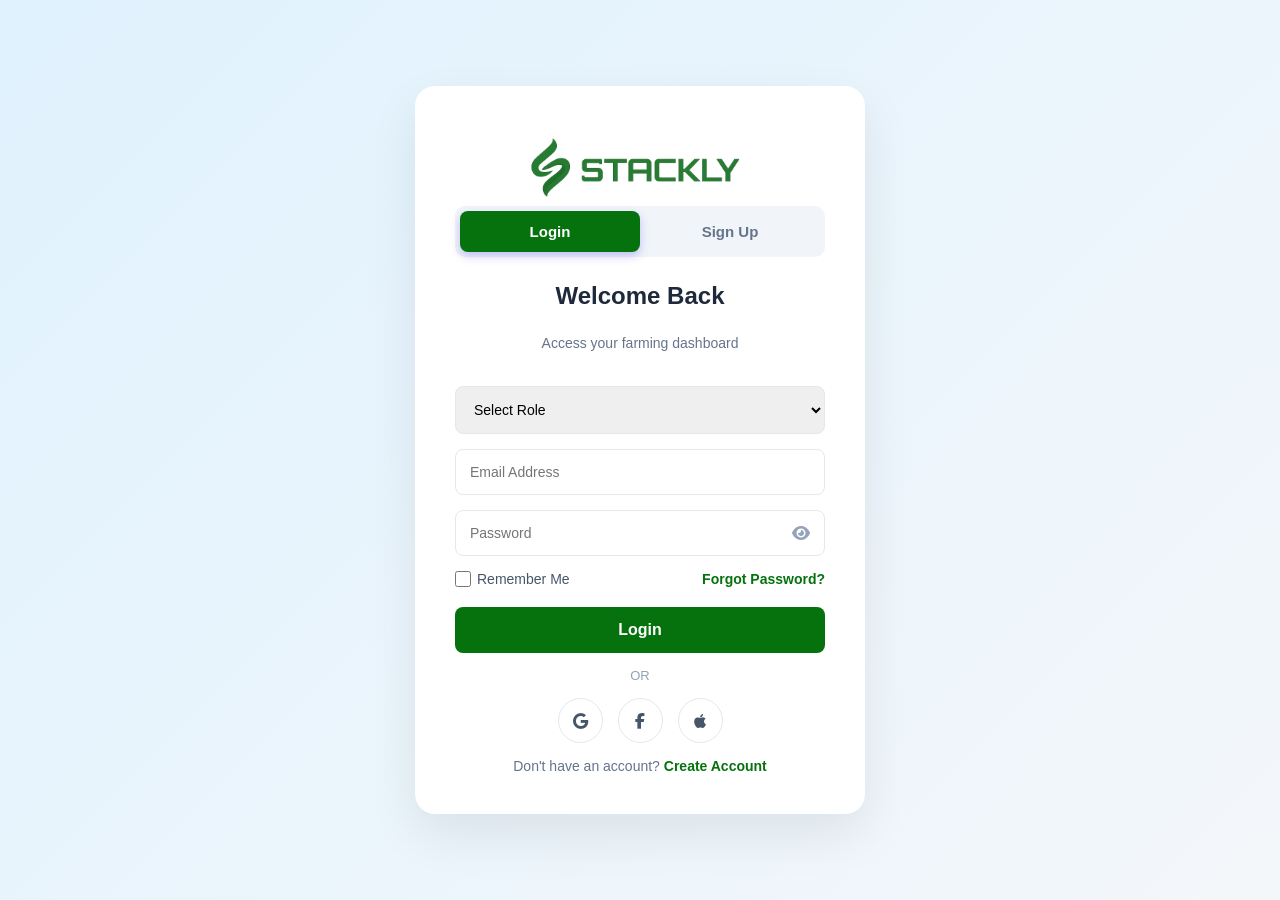
<file: index.html>
<!DOCTYPE html>
<html lang="en">

<head>
    <meta charset="UTF-8">
    <meta name="viewport" content="width=device-width, initial-scale=1.0">
    <title> Agriculture </title>
    <link rel="stylesheet" href="style.css">
    <link rel="stylesheet" href="https://cdnjs.cloudflare.com/ajax/libs/font-awesome/6.5.1/css/all.min.css">


    <style>
        .back-home {
            position: absolute;
            top: 30px;
            left: 30px;
            text-decoration: none;
            color: black;
            font-weight: 600;
            font-size: 16px;
            display: flex;
            align-items: center;
            gap: 8px;
            transition: all 0.3s ease;
            z-index: 100;
        }

        .back-home:hover {
            color: #05720e;
            transform: translateX(-5px);
        }


        @media (max-width: 500px) {
            .back-home {
                /* top: 20px; */
                /* left: 20px; */
                font-size: 14px;
            }
        }

        input[type="password"]::-ms-reveal,
        input[type="password"]::-ms-clear {
            display: none;
        }

        input[type="password"]::-webkit-credentials-auto-fill-button {
            visibility: hidden;
            pointer-events: none;
        }
    </style>
</head>

<body>



    <div class="auth-container">
        <div class="auth-card">

            <div class="logo">
                <img src="./asset/logo.png" alt="Company Logo" class="logo-img">
            </div>

            <div class="tab-buttons">
                <button class="active" id="loginBtn">Login</button>
                <button id="signupBtn">Sign Up</button>
            </div>

            <form id="loginForm">
                <h2>Welcome Back </h2>
                <p class="subtitle">Access your farming dashboard</p>

                <select id="loginRole" required>
                    <option value="">Select Role</option>
                    <option value="farmer">Farmer</option>
                    <option value="admin">Admin</option>
                </select>

                <input type="email" id="loginEmail" placeholder="Email Address">
                <span class="error-msg" id="loginEmailError"></span>

                <div class="password-box">
                    <input type="password" id="loginPassword" placeholder="Password">
                    <i class="fa-solid fa-eye toggle-password"></i>
                </div>
                <span class="error-msg" id="loginPasswordError"></span>

                <div class="options">
                    <label class="remember-me">
                        <input type="checkbox" > Remember Me
                    </label>
                    <a href="404.html">Forgot Password?</a>
                </div>

                <button type="submit" class="main-btn">Login</button>

                <div class="divider">OR</div>

                <div class="social-icons">
                    <a href="404.html"><i class="fab fa-google"></i></a>
                    <a href="404.html"><i class="fab fa-facebook-f"></i></a>
                    <a href="404.html"><i class="fab fa-apple"></i></a>
                </div>

                <p class="bottom-text">
                    Don't have an account? <span id="showSignup">Create Account</span>
                </p>
            </form>


            <form id="signupForm" class="hidden">
                <h2>Create Account</h2>
                <p class="subtitle">Create your Stackly account</p>

                  <select id="signupRole" required>
                    <option value="">Select Role</option>
                    <option value="admin">Admin</option>
                    <option value="user">farmer</option>
                </select>

                <input type="text" id="signupName" placeholder="Full Name">
                <span class="error-msg" id="signupNameError"></span>

                <input type="email" id="signupEmail" placeholder="Email Address">
                <span class="error-msg" id="signupEmailError"></span>


                <div class="password-box">
                    <input type="password" id="signupPassword" class="password" placeholder="Password">
                    <i class="fa-solid fa-eye toggle-password"></i>
                </div>
                <span class="error-msg" id="signupPasswordError"></span>

                <div class="password-box">
                    <input type="password" id="signupConfirmPassword" class="password" placeholder="Confirm Password">
                    <i class="fa-solid fa-eye toggle-password"></i>
                </div>
                <span class="error-msg" id="signupConfirmError"></span>

                <button type="submit" class="main-btn">Create Account</button>

                <div class="divider">OR</div>

                <div class="social-icons">
                    <a href="404.html"><i class="fab fa-google"></i></a>
                    <a href="404.html"><i class="fab fa-facebook-f"></i></a>
                    <a href="404.html"><i class="fab fa-apple"></i></a>
                </div>

                <p class="bottom-text">
                    Already have an account? <span id="showLogin">Login</span>
                </p>
            </form>
        </div>
    </div>

    <script src="main.js"></script>
</body>

</html>
</file>
<file: style.css>
* {
    margin: 0;
    padding: 0;
    box-sizing: border-box;
    font-family: 'Segoe UI', sans-serif;
}

body {
    min-height: 100vh;
    background: linear-gradient(135deg, #e0f2fe 0%, #f4f7fa 100%);
    display: flex;
    justify-content: center;
    align-items: center;
    padding: 20px;
}

.auth-container {
    width: 100%;
    display: flex;
    justify-content: center;
}

.auth-card {
    width: 450px;
    background: #fff;
    padding: 40px;
    border-radius: 20px;
    box-shadow: 0 20px 50px rgba(0, 0, 0, 0.08);
}

.logo {
    display: flex;
    align-items: center;
    justify-content: center;

}

.logo img {
    width: 280px;
}

.tab-buttons {
    display: flex;
    margin-bottom: 25px;
    background: #f1f5f9;
    border-radius: 10px;
    padding: 5px;
}

.tab-buttons button {
    flex: 1;
    padding: 12px;
    border: none;
    background: transparent;
    cursor: pointer;
    font-size: 15px;
    font-weight: 600;
    color: #64748b;
    border-radius: 8px;
    transition: all 0.3s ease;
}

.tab-buttons button.active {
    background: #05720e;
    color: #fff;
    box-shadow: 0 4px 10px rgba(79, 70, 229, 0.3);
}

h2 {
    text-align: center;
    color: #1e293b;
}

.subtitle {
    text-align: center;
    color: #64748b;
    margin: 10px 0 20px;
    font-size: 14px;
}

form {
    display: flex;
    flex-direction: column;
    gap: 15px;
}


input,
select {
    width: 100%;
    padding: 14px;
    border: 1.5px solid #e2e8f0;
    border-radius: 8px;
    font-size: 14px;
    outline: none;
    transition: border-color 0.3s;
}

input:focus,
select:focus {
    border-color: #05720e;
}

.password-box {
    position: relative;
    width: 100%;
}

.password-box i {
    position: absolute;
    right: 15px;
    top: 50%;
    transform: translateY(-50%);
    cursor: pointer;
    color: #94a3b8;
}


.error-msg {
    color: #ef4444;
    font-size: 12px;
    margin-top: -10px;
    display: none;
    font-weight: 500;
}

.error-msg.show {
    display: block;
}

.options {
    display: flex;
    justify-content: space-between;
    align-items: center;
    font-size: 14px;
}

.remember-me {
    display: flex;
    align-items: center;
    gap: 6px;
    color: #475569;
    cursor: pointer;
}

.remember-me input {
    width: 16px;
    height: 16px;
    cursor: pointer;
}

.options a {
    text-decoration: none;
    color: #05720e;
    font-weight: 600;
}

.main-btn {
    padding: 14px;
    border: none;
    background: #05720e;
    color: white;
    font-size: 16px;
    font-weight: 600;
    border-radius: 8px;
    cursor: pointer;
    margin-top: 5px;
    transition: background 0.3s;
}

.main-btn:hover {
    background: #05720e;
}

.divider {
    text-align: center;
    color: #94a3b8;
    font-size: 13px;
    position: relative;
}

.social-icons {
    display: flex;
    justify-content: center;
    gap: 15px;
}

.social-icons a {
    width: 45px;
    height: 45px;
    border-radius: 50%;
    border: 1px solid #e2e8f0;
    display: flex;
    justify-content: center;
    align-items: center;
    color: #475569;
    text-decoration: none;
    transition: all 0.3s;
}

.social-icons a:hover {
    background: #f1f5f9;
    color: #1e293b;
    border-color: #cbd5e1;
}

.bottom-text {
    text-align: center;
    font-size: 14px;
    color: #64748b;
}

.bottom-text span {
    color: #05720e;
    font-weight: 600;
    cursor: pointer;
}

.hidden {
    display: none;
}

@media(max-width: 500px) {
    .auth-card {
        width: 100%;
        padding: 25px;
    }

    .logo {
        font-size: 28px;
        margin-top: 10px;
    }
}
</file>
